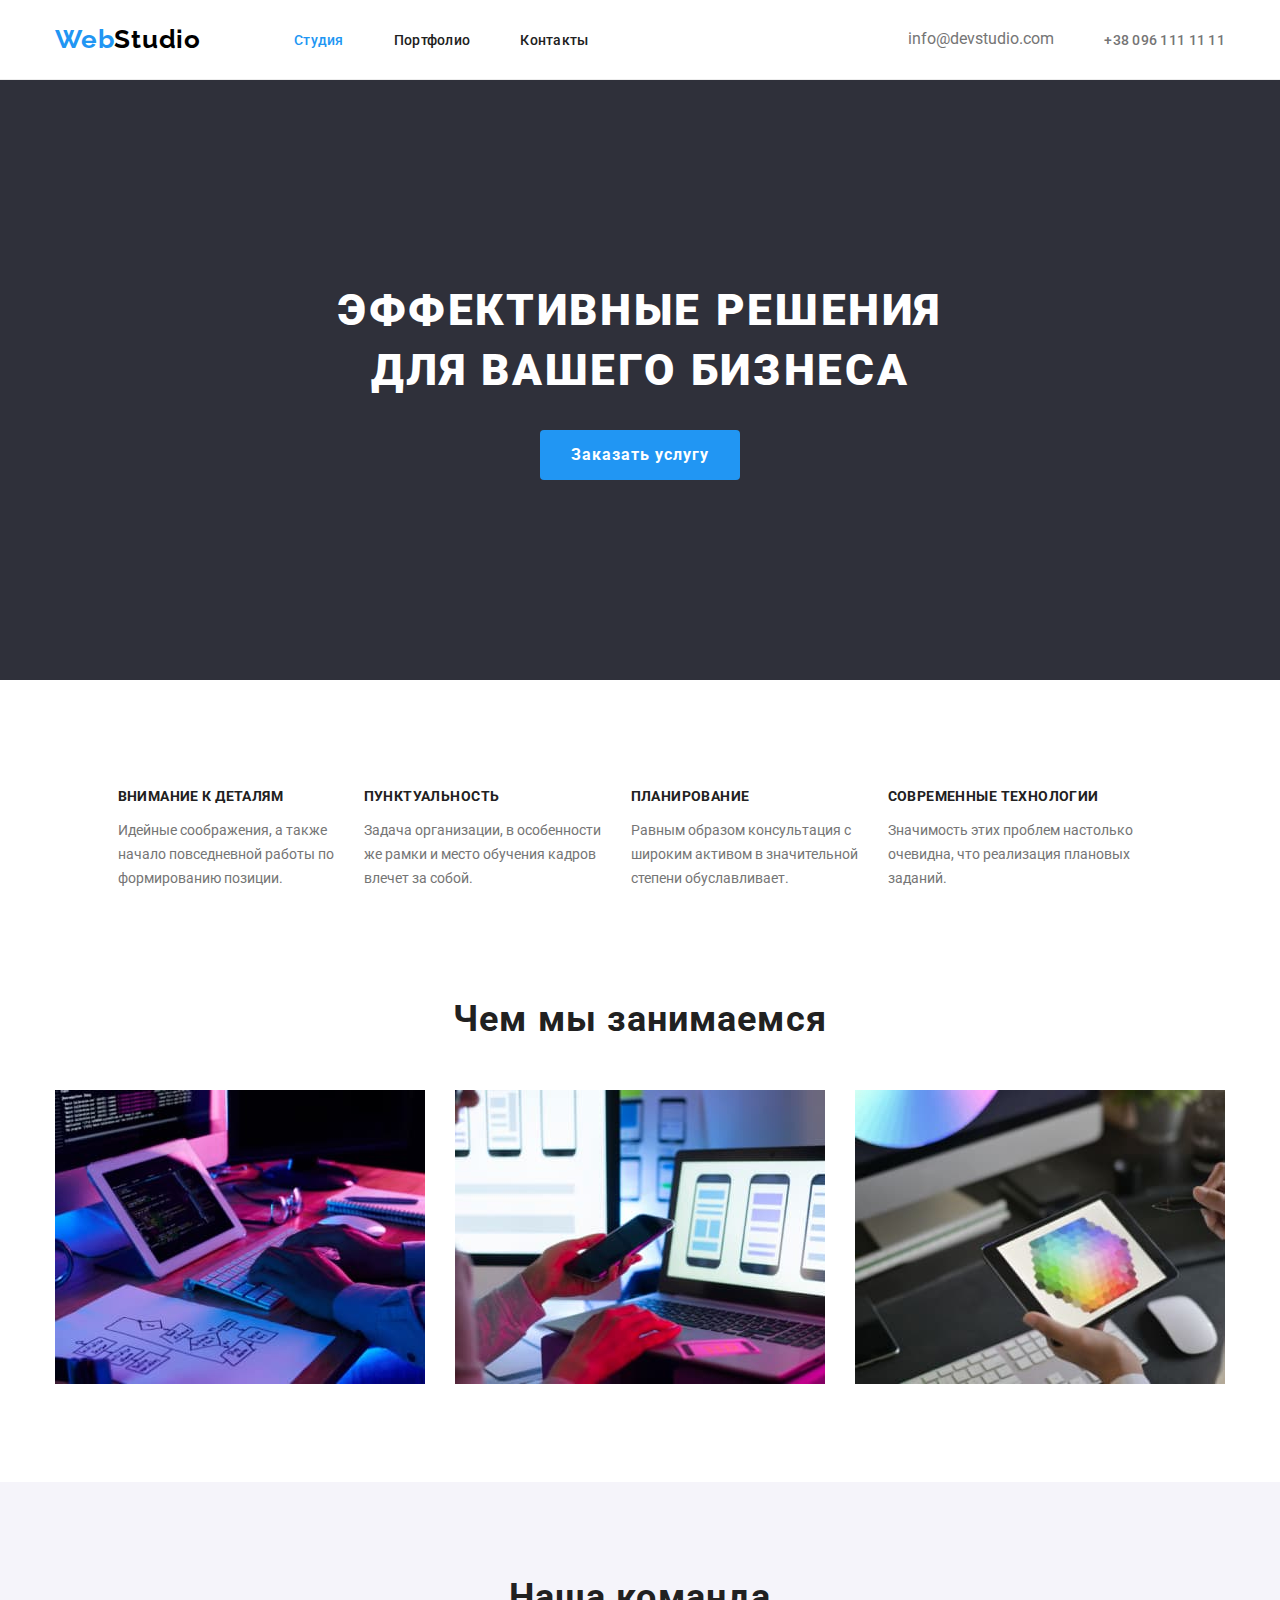
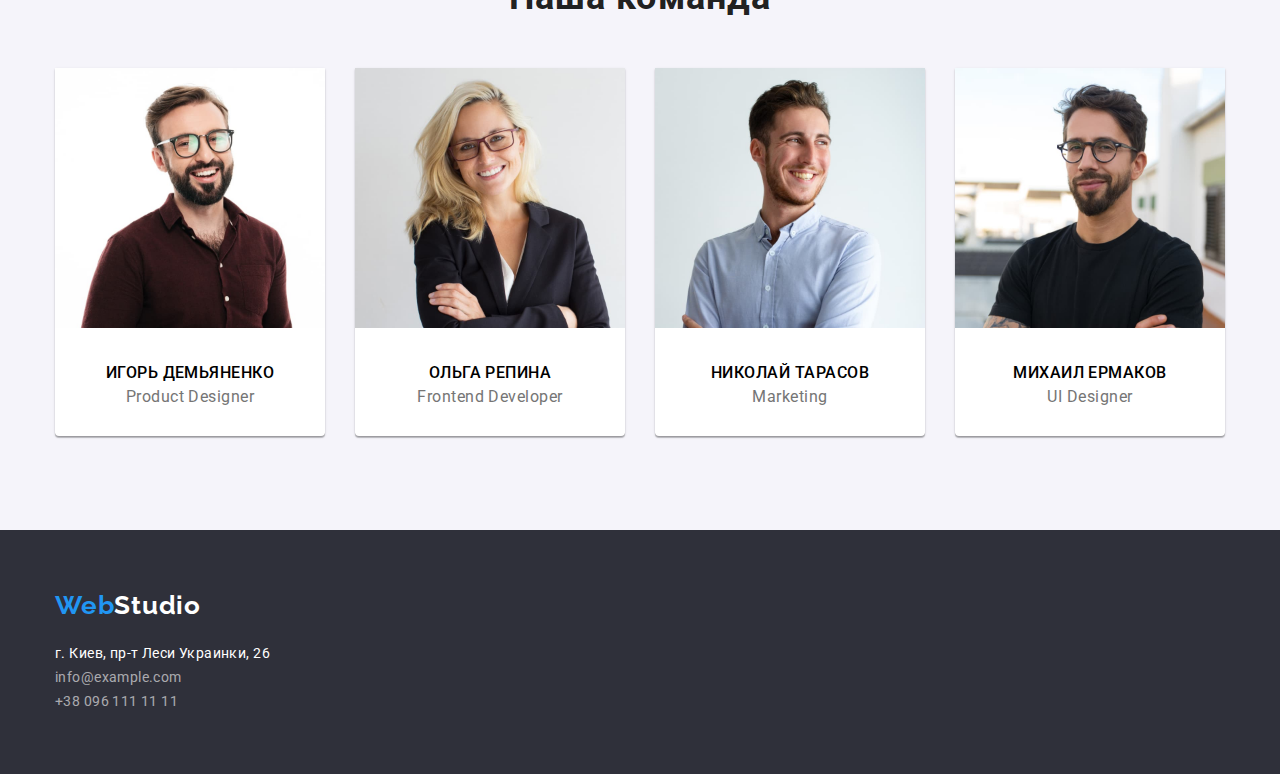
<file: index.html>
<!DOCTYPE html>
<html lang="ru">
  <head>
    <meta charset="UTF-8" />
    <meta http-equiv="X-UA-Compatible" content="IE=edge" />
    <meta name="viewport" content="width=device-width, initial-scale=1.0" />
    <title>Studio</title>
    <link rel="stylesheet" href="./css/normalize.css" />
    <link rel="stylesheet" href="./css/style.css" />
    <link
      href="https://fonts.googleapis.com/css2?family=Raleway:wght@700&family=Roboto:wght@400;500;700;900&display=swap"
      rel="stylesheet"
    />
  </head>
  <body>
    <header class="header-sections">
      <div class="container header-container">
        <nav class="main-nav">
          <a class="webstudio" href="./index.html"
            ><span class="txt-bl">Web</span>Studio</a
          >
          <ul class="all-header">
            <li class="item header-link">
              <a href="./index.html" class="current" >Студия</a>
            </li>
            <li class="item header-link">
              <a href="./portfolio.html">Портфолио</a>
            </li>
            <li class="item header-link"><a href="">Контакты</a></li>
          </ul>
          </nav>
          <ul class="header-contacts">
            <li class="item header-mail">
              <a href="mailto:info@devstudio.com">info@devstudio.com</a>
            </li>
            <li class="item header-phone">
              <a href="tel:+380961111111">+38 096 111 11 11</a>
            </li>
          </ul>
      </div>
    </header>
    <main>
      <section class="main-header-sections">
        <h1>
          Эффективные решения <br />
          для вашего бизнеса
        </h1>
        <button type="button" class="btn-blue">Заказать услугу</button>
      </section>
      <section class="all-about-sections">
        <div class="container">
          <ul class="menu all-about">
            <li class="item">
              <h3>Внимание к деталям</h3>
              <p class="about">
                Идейные соображения, а также <br />
                начало повседневной работы по <br />
                формированию позиции.
              </p>
            </li>
            <li class="item">
              <h3>Пунктуальность</h3>
              <p class="about">
                Задача организации, в особенности <br />
                же рамки и место обучения кадров <br />
                влечет за собой.
              </p>
            </li>
            <li class="item">
              <h3>Планирование</h3>
              <p class="about">
                Равным образом консультация с <br />
                широким активом в значительной <br />
                степени обуславливает.
              </p>
            </li>
            <li class="item">
              <h3>Современные технологии</h3>
              <p class="about">
                Значимость этих проблем настолько <br />
                очевидна, что реализация плановых <br />
                заданий.
              </p>
            </li>
          </ul>
        </div>
      </section>
      <section class="all-work-sections">
        <div class="container">
          <h2 class="work-text">Чем мы занимаемся</h2>
          <ul class="menu work-sections">
            <li class="item">
              <img src="./images/box1.jpg" alt="box1" width="370" />
            </li>
            <li class="item">
              <img src="./images/box2.jpg" alt="box2" width="370" />
            </li>
            <li class="item">
              <img src="./images/box3.jpg" alt="box3" width="370" />
            </li>
          </ul>
        </div>
        </section>
        <section class="team-sections">
          <div class="container">
            <h2>Наша команда</h2>
            <ul class="menu team-sections-box">
              <li class="item team">
                <img src="./images/igor.jpg" alt="igor" width="270" />
                <div class="team-text">
                  <h3 class="team-employee">Игорь Демьяненко</h3>
                  <p class="team-position">Product Designer</p>
                </div>
              </li>
              <li class="item team">
                <img src="./images/olga.jpg" alt="olga" width="270" />
                <div class="team-text">
                  <h3 class="team-employee">Ольга Репина</h3>
                  <p class="team-position">Frontend Developer</p>
                </div>
              </li>
              <li class="item team">
                <img src="./images/nikolay.jpg" alt="nikolay" width="270" />
                <div class="team-text">
                  <h3 class="team-employee">Николай Тарасов</h3>
                  <p class="team-position">Marketing</p>
                </div>
              </li>
              <li class="item team">
                <img src="./images/michael.jpg" alt="michael" width="270" />
                <div class="team-text">
                  <h3 class="team-employee">Михаил Ермаков</h3>
                  <p class="team-position">UI Designer</p>
                </div>
              </li>
            </ul>
          </div>
      </section>
    </main>
    <footer class="footer-sections">
      <div class="container">
        <a class="webstudio white" href="./index.html"
          ><span class="txt-bl">Web</span>Studio</a>
        <address>
          <ul class="footer-all">
            <li>
              <a
                class="map link footer-adress"
                href="https://bit.ly/3ffIdBp"
                target="_blank"
                rel="noopener noreferrer"
                >г. Киев, пр-т Леси Украинки, 26</a>
            </li>
            <li>
              <a href="mailto:info@example.com" class="footer-mail">info@example.com</a
              >
            </li>
            <li>
              <a href="tel:+380961111111" class="footer-phone">+38 096 111 11 11</a
              >
            </li>
          </ul>
        </address>
      </div>
    </footer>
  </body>
</html>
</file>
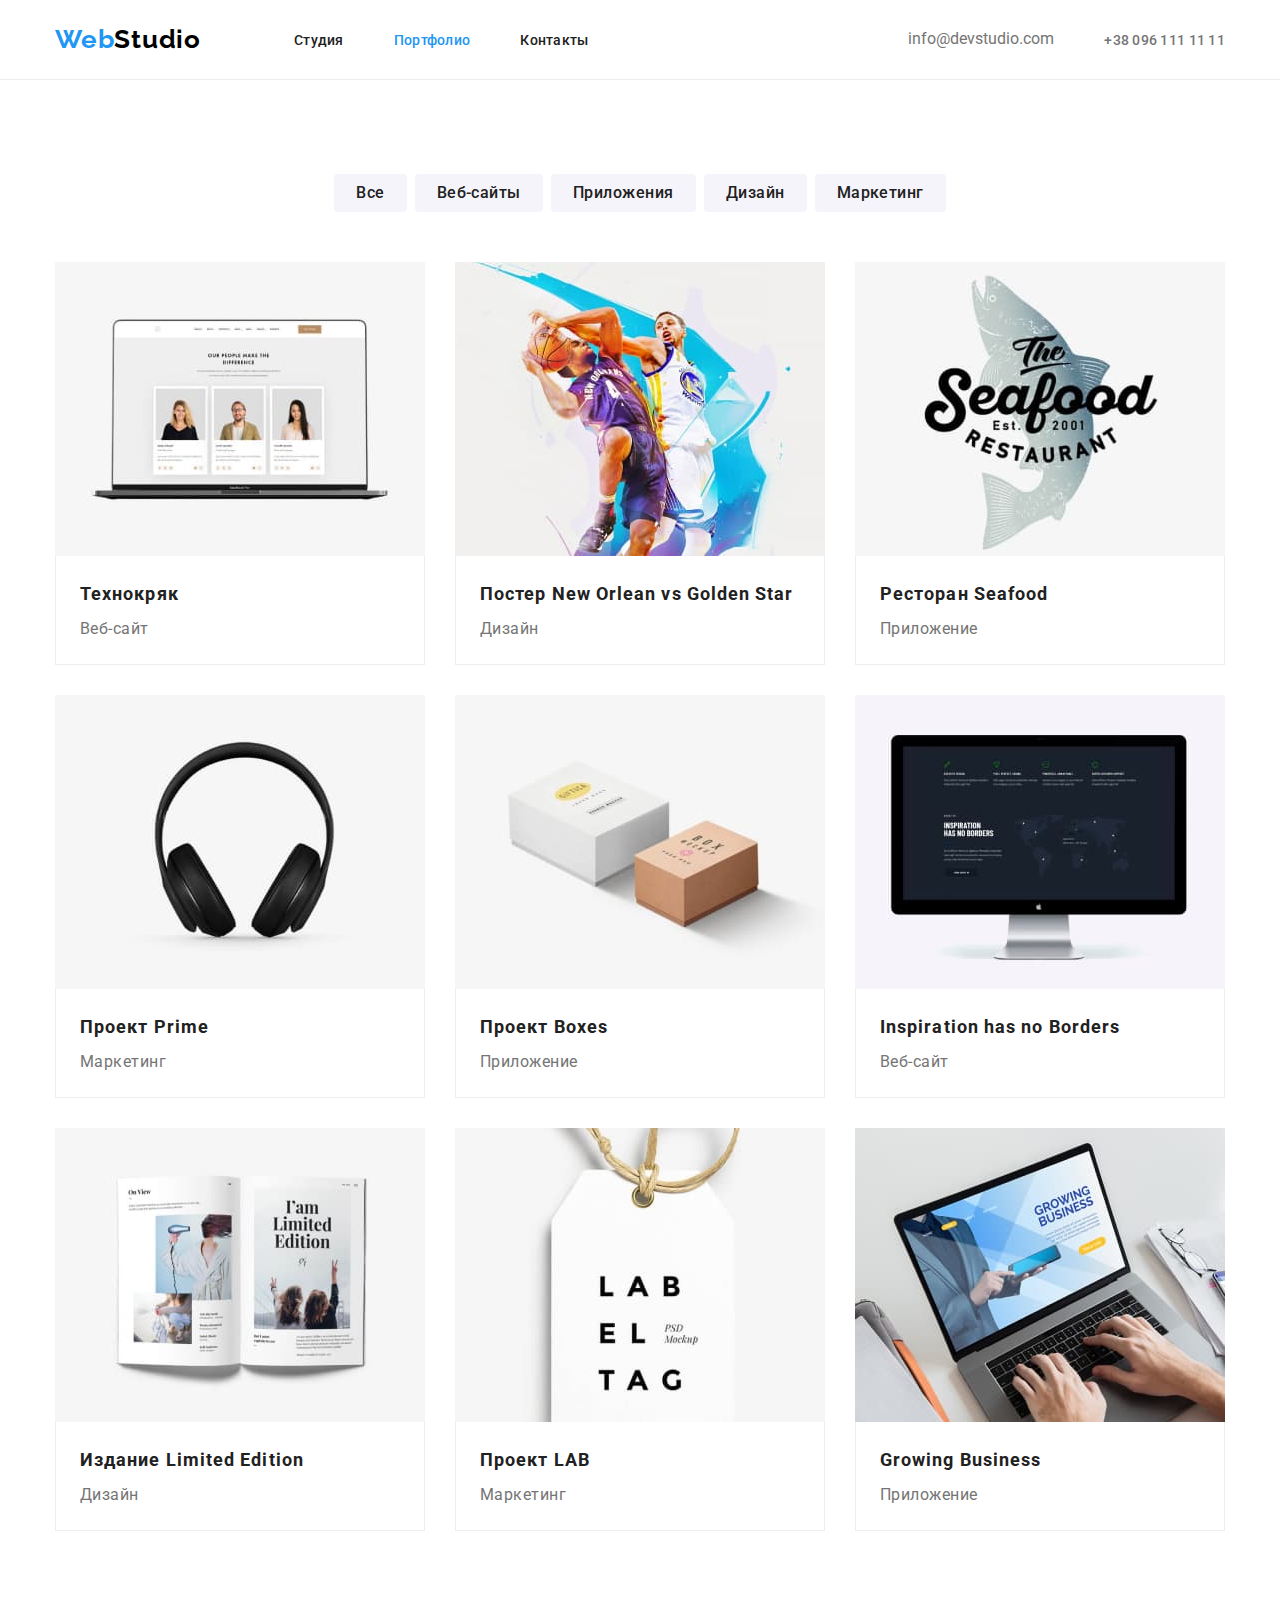
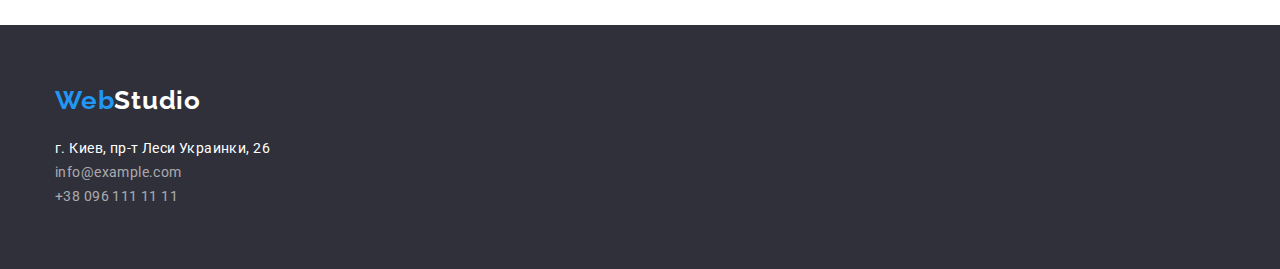
<file: portfolio.html>
<!DOCTYPE html>
<html lang="ru">
  <head>
    <meta charset="UTF-8" />
    <meta http-equiv="X-UA-Compatible" content="IE=edge" />
    <meta name="viewport" content="width=device-width, initial-scale=1.0" />
    <title>Portfolio</title>
    <link rel="stylesheet" href="./css/normalize.css" />
    <link rel="stylesheet" href="./css/style.css" />
    <link
      href="https://fonts.googleapis.com/css2?family=Raleway:wght@700&family=Roboto:wght@400;500;700;900&display=swap"
      rel="stylesheet"
    />
  </head>
  <body>
    <header class="header-sections">
      <div class="container">
        <div class="header-container">
        <nav class="main-nav">
          <a class="webstudio" href="./index.html"
            ><span class="txt-bl">Web</span>Studio</a
          >
          <ul class="all-header">
            <li class="item header-link">
              <a href="./index.html">Студия</a>
            </li>
            <li class="item header-link">
              <a href="./portfolio.html" class="current" >Портфолио</a>
            </li>
            <li class="item header-link"><a href="">Контакты</a></li>
          </ul>
          </nav>
          <ul class="header-contacts">
            <li class="item header-mail">
              <a href="mailto:info@devstudio.com">info@devstudio.com</a>
            </li>
            <li class="item header-phone">
              <a href="tel:+380961111111">+38 096 111 11 11</a>
            </li>
          </ul>
        </div>
      </div>
    </header>
    <main>
      <section class="all-port-sections">
        <div class="container">
          <ul class="menu-btn">
            <li class="item">
              <button type="button" class="btn-port">Все</button>
            </li>
            <li class="item">
              <button type="button" class="btn-port">Веб-сайты</button>
            </li>
            <li class="item">
              <button type="button" class="btn-port">Приложения</button>
            </li>
            <li class="item">
              <button type="button" class="btn-port">Дизайн</button>
            </li>
            <li class="item">
              <button type="button" class="btn-port">Маркетинг</button>
            </li>
          </ul>
          <ul class="card-set">
            <li class="item-port">
              <a href="" class="card">
                <div class="card-thumb">
                  <img src="./images/teсhno.jpg" alt="teсhno" />
                </div>
                <div class="card-content">
                  <h4 class="card-heading">Технокряк</h4>
                  <p class="card-text">Веб-сайт</p>
                </div>
              </a>
            </li>
            <li class="item-port">
              <a href="" class="card">
                <div class="card-thumb">
                  <img src="./images/poster.jpg" alt="poster" />
                </div>
                <div class="card-content">
                  <h4 class="card-heading">Постер New Orlean vs Golden Star</h4>
                  <p class="card-text">Дизайн</p>
                </div>
              </a>
            </li>
            <li class="item-port">
              <a href="" class="card">
                <div class="card-thumb">
                  <img src="./images/seafood.jpg" alt="seafood" />
                </div>
                <div class="card-content">
                  <h4 class="card-heading">Ресторан Seafood</h4>
                  <p class="card-text">Приложение</p>
                </div>
              </a>
            </li>
            <li class="item-port">
              <a href="" class="card">
                <div class="card-thumb">
                  <img src="./images/prime.jpg" alt="prime" />
                </div>
                <div class="card-content">
                  <h4 class="card-heading">Проект Prime</h4>
                  <p class="card-text">Маркетинг</p>
                </div>
              </a>
            </li>
            <li class="item-port">
              <a href="" class="card">
                <div class="card-thumb">
                  <img src="./images/boxes.jpg" alt="boxes" />
                </div>
                <div class="card-content">
                  <h4 class="card-heading">Проект Boxes</h4>
                  <p class="card-text">Приложение</p>
                </div>
              </a>
            </li>
            <li class="item-port">
              <a href="" class="card">
                <div class="card-thumb">
                  <img src="./images/inspiration.jpg" alt="inspiration" />
                </div>
                <div class="card-content">
                  <h4 class="card-heading">Inspiration has no Borders</h4>
                  <p class="card-text">Веб-сайт</p>
                </div>
              </a>
            </li>
            <li class="item-port">
              <a href="" class="card">
                <div class="card-thumb">
                  <img src="./images/limited.jpg" alt="limited" />
                </div>
                <div class="card-content">
                  <h4 class="card-heading">Издание Limited Edition</h4>
                  <p class="card-text">Дизайн</p>
                </div>
              </a>
            </li>
            <li class="item-port">
              <a href="" class="card">
                <div class="card-thumb">
                  <img src="./images/lab.jpg" alt="lab" />
                </div>
                <div class="card-content">
                  <h4 class="card-heading">Проект LAB</h4>
                  <p class="card-text">Маркетинг</p>
                </div>
              </a>
            </li>
            <li class="item-port">
              <a href="" class="card">
                <div class="card-thumb">
                  <img src="./images/growing.jpg" alt="growing" />
                </div>
                <div class="card-content">
                  <h4 class="card-heading">Growing Business</h4>
                  <p class="card-text">Приложение</p>
                </div>
              </a>
            </li>
          </ul>
        </div>
      </section>
    </main>
    <footer class="footer-sections">
      <div class="container">
        <a class="webstudio white" href="./index.html"
          ><span class="txt-bl">Web</span>Studio</a>
        <address>
          <ul class="footer-all">
            <li>
              <a
                class="map link footer-adress"
                href="https://bit.ly/3ffIdBp"
                target="_blank"
                rel="noopener noreferrer"
                >г. Киев, пр-т Леси Украинки, 26</a>
            </li>
            <li>
              <a href="mailto:info@example.com" class="footer-mail">info@example.com</a
              >
            </li>
            <li>
              <a href="tel:+380961111111" class="footer-phone">+38 096 111 11 11</a
              >
            </li>
          </ul>
        </address>
      </div>
    </footer>
  </body>
</html>
</file>
<file: css/style.css>
html {
  box-sizing: border-box;
}
*,
*::before,
*::after {
  box-sizing: border-box;
}

body {
  font-family: "Roboto", "Raleway", sans-serif;
  max-width: 1600px;
  margin: 0 auto;
}
a {
  text-decoration: none;
}

.menu {
  display: flex;
}
ul {
  margin-block-start: 0px;
  margin-block-end: 0px;
  margin-inline-start: 0px;
  margin-inline-end: 0px;
  padding-inline-start: 0px;
}
.main-nav {
  display: flex;
  align-items: center;
}
.container {
  width: 1200px;
  padding: 0px 15px;
  margin: 0 auto;
}
.sections {
  padding: 94px 0;
}
.header-sections {
  border-bottom: 1px solid rgba(236, 236, 236, 1);
  padding-top: 24px;
  padding-bottom: 24px;
}
.txt-bl {
  color: #2196f3;
}

.webstudio {
  color: black;
  font-family: Raleway;
  font-style: normal;
  font-weight: bold;
  font-size: 26px;
  line-height: 31px;
  letter-spacing: 0.03em;
  text-decoration: none;
}

li {
  list-style-type: none;
}
.all-header {
  display: flex;
  margin-left: 93px;
}

.all-header .item {
  margin-right: 50px;
}
.all-header .item:last-child {
  margin-right: 0px;
}
.header-container {
  display: flex;
}
h1 {
  color: #fff;
  font-style: normal;
  font-weight: 900;
  font-size: 44px;
  line-height: 60px;
  text-align: center;
  letter-spacing: 0.06em;
  text-transform: uppercase;
  margin-block-start: 0px;
  margin-block-end: 0px;
 }
h2 {
  color: #212121;
  font-style: normal;
  font-weight: bold;
  font-size: 36px;
  line-height: 42px;
  text-align: center;
  letter-spacing: 0.03em;
  margin-block-start: 0;
    margin-block-end: 0;
    margin-inline-start: 0;
    margin-inline-end: 0;
}
h3 {
  color: #212121;
  font-style: normal;
  font-weight: bold;
  font-size: 14px;
  line-height: 16px;
  letter-spacing: 0.03em;
  text-transform: uppercase;
  inherits: none;
}

.header-link {
  text-decoration: none;
  font-style: normal;
  font-weight: 500;
  font-size: 14px;
  line-height: 16px;
  letter-spacing: 0.02em;

}
.header-link a {
  color: #212121;
  display: block;

}
a.current {
  color: #2196f3;
  }

.header-link a:hover {
  color: #2196f3;
  
}
.header-contacts {
  display: flex;
  margin-left: auto;
  align-items: center;
}
.header-contacts .item + .item {
  margin-left: 50px;
}
.header-contacts .item .header-mail {
  font-style: normal;
  font-weight: 500;
  font-size: 14px;
  line-height: 16px;
  letter-spacing: 0.02em;
}
.header-mail a {
  color: rgba(117, 117, 117, 1);
  display: block;
}
.header-mail a:hover {
  color: #2196f3;
}
.header-phone {
  font-style: normal;
  font-weight: 500;
  font-size: 14px;
  line-height: 16px;
  letter-spacing: 0.02em;
}
.header-phone a {
  color: rgba(117, 117, 117, 1);
  display: block;
}
.header-phone a:hover {
  color: #2196f3;
}
.main-header-sections {
  background-color: #2f303a;
  padding-bottom: 200px;
  padding-top: 200px;
}
.btn-blue {
  color: white;
  background-color: #2196f3;
  font-family: Roboto;
  font-style: normal;
  font-weight: bold;
  font-size: 16px;
  line-height: 30px;
  letter-spacing: 0.06em;
  width: 200px;
  height: 50px;
  border: none;
  border-radius: 4px;
  margin: 0 auto;
  display: block;
  margin-top: 30px;

}
.all-about-sections {
  padding-top: 94px;
}

.all-about {
  justify-content: center;
  width: 1170px;
}
.all-about .item {
  margin-right: 30px;
}
.about {
  color: #757575;
  font-style: normal;
  font-weight: normal;
  font-size: 14px;
  line-height: 24px;
}
.all-work-sections {
  padding-top: 94px;
  padding-bottom: 94px;
}
.work-sections .item + .item {
  margin-left: 30px;
}

.work-text {
  margin-top: 0px;
  margin-bottom: 50px;
}

.menu .item.team {
  justify-content: center;
}
.team-sections {
  background-color: #f5f4fa;
  padding-top: 94px;
  padding-bottom: 94px;
}
.team-sections .item + .item {
  margin-left: 30px;
}
.team-sections-box {
  justify-content: center;
  margin-top: 50px;
}
.item.team {
  box-shadow: 0px 1px 3px rgba(0, 0, 0, 0.12), 0px 1px 1px rgba(0, 0, 0, 0.14), 0px 2px 1px rgba(0, 0, 0, 0.2);
  border-radius: 0px 0px 4px 4px;
  background-color: white;
}
.team-text {
  padding-top: 30px;
  padding-bottom: 30px;

}
.team-employee {
  color: black;
  font-style: normal;
  font-weight: 500;
  font-size: 16px;
  line-height: 19px;
  text-align: center;
  letter-spacing: 0.03em;
  margin-top: 0;
  margin-bottom: 5px;
}
.team-position {
  color: #757575;
  font-style: normal;
  font-weight: normal;
  font-size: 16px;
  line-height: 19px;
  text-align: center;
  letter-spacing: 0.03em;
  margin-top: 5px;
  margin-bottom: 0;
}
.footer-sections {
  background-color: #2f303a;
  padding-top: 60px;
  padding-bottom: 61px;
}

.link.footer-adress {
  color: white;
  text-decoration: none;
  font-style: normal;
  font-weight: normal;
  font-size: 14px;
  line-height: 24px;
  letter-spacing: 0.03em;
}
.txt-bl {
  margin-bottom: 20px;
}
.webstudio.white {
  display: block;
  margin-bottom: 20px;
}
.footer-mail {
  color: rgba(255, 255, 255, 0.6);
  text-decoration: none;
  font-style: normal;
  font-weight: normal;
  font-size: 14px;
  line-height: 24px;
  letter-spacing: 0.03em;
}
.footer-phone {
  color: rgba(255, 255, 255, 0.6);
  text-decoration: none;
  font-style: normal;
  font-weight: normal;
  font-size: 14px;
  line-height: 24px;
  letter-spacing: 0.03em;
}

.white {
  color: white;
}
/* Portfilio*/
.all-port-sections {
  padding-top: 94px;
  padding-bottom: 94px;
}
.btn-port {
  color: #212121;
  background-color: #f5f4fa;
  font-family: roboto;
  font-style: normal;
  font-weight: 500;
  font-size: 16px;
  line-height: 26px;
  height: 38px;
  letter-spacing: 0.03em;
  border: none;
  border-radius: 4px;
  padding: 6px 22px 6px 22px;
  white-space: nowrap;
}
.btn-port:hover {
  color: white;
  background-color: #2196f3;
  box-shadow: 0px 3px 1px rgba(0, 0, 0, 0.1), 0px 1px 2px rgba(0, 0, 0, 0.08),
    0px 2px 2px rgba(0, 0, 0, 0.12);
}

.menu-btn {
  display: flex;
  justify-content: center;
  margin-bottom: 50px;

}
.menu-btn .item + .item {
  margin-left: 8px;
}
h4 {
  color: #212121;
  font-style: normal;
  font-weight: bold;
  font-size: 18px;
  line-height: 36px;
  letter-spacing: 0.06em;
}
.container-port {
  padding-bottom: 94px;
}
.card-set {
  display: flex;
  flex-wrap: wrap;
  margin-left: -30px;
  margin-top: -30px;
  list-style: none;
}

.item-port {
  margin-left: 30px;
  margin-top: 30px;
  flex-basis: cals((100%-90px)/3);
}
.card-thumb {
  margin-bottom: -4.5px;
}
.card-content {
  padding: 20px 24px;
  border: 1px solid rgba(238, 238, 238, 1);
  border-top: none;
}
.card-heading {
  color: #212121;
  font-style: normal;
  font-weight: bold;
  font-size: 18px;
  line-height: 36px;
  letter-spacing: 0.06em;
  margin-top: 0;
  margin-bottom: 2px;
}
.card-text {
  color: #757575;
  font-style: normal;
  font-weight: normal;
  font-size: 16px;
  line-height: 30px;
  letter-spacing: 0.03em;
  margin-top: 2px;
  margin-bottom: 0;
}
</file>
